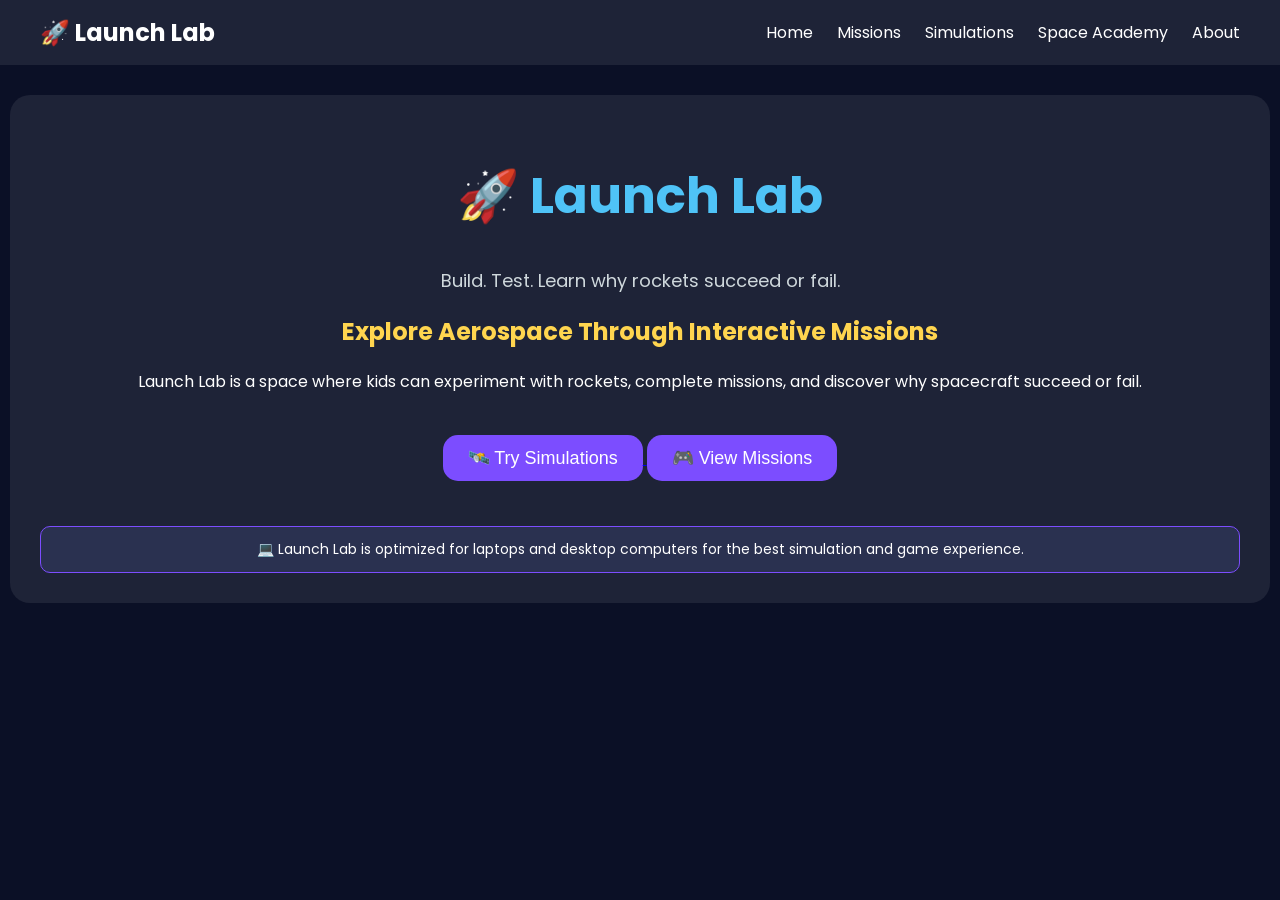
<file: index.html>
<!DOCTYPE html>
<html>
<head>
  <title>Launch Lab</title>
  <link rel="icon" type="image/png" href="launchlab-logo.svg">
  <link rel="stylesheet" href="style.css">
  <link href="https://fonts.googleapis.com/css2?family=Poppins:wght@400;600;700&display=swap" rel="stylesheet">
</head>
<body>

<nav class="navbar">
  <div class="logo">🚀 Launch Lab</div>
  <div class="menu">
    <a href="index.html">Home</a>
    <a href="missions.html">Missions</a>
    <a href="simulations.html">Simulations</a>
    <a href="academy.html">Space Academy</a>
    <a href="about.html">About</a>
  </div>
</nav>

<div class="card">
  <h1>🚀 Launch Lab</h1>
  <p class="tagline">Build. Test. Learn why rockets succeed or fail.</p>

  <h2>Explore Aerospace Through Interactive Missions</h2>

  <p>
    Launch Lab is a space where kids can experiment with rockets,
    complete missions, and discover why spacecraft succeed or fail.
  </p>

  <br>

  <a href="simulations.html">
    <button>🛰️ Try Simulations</button>
  </a>

  <a href="missions.html">
    <button>🎮 View Missions</button>
  </a>

 <br><br>

 <div class="device-warning">
    💻 Launch Lab is optimized for laptops and desktop computers for the best simulation and game experience.
  </div>

</div>

</body>
</html>
</file>
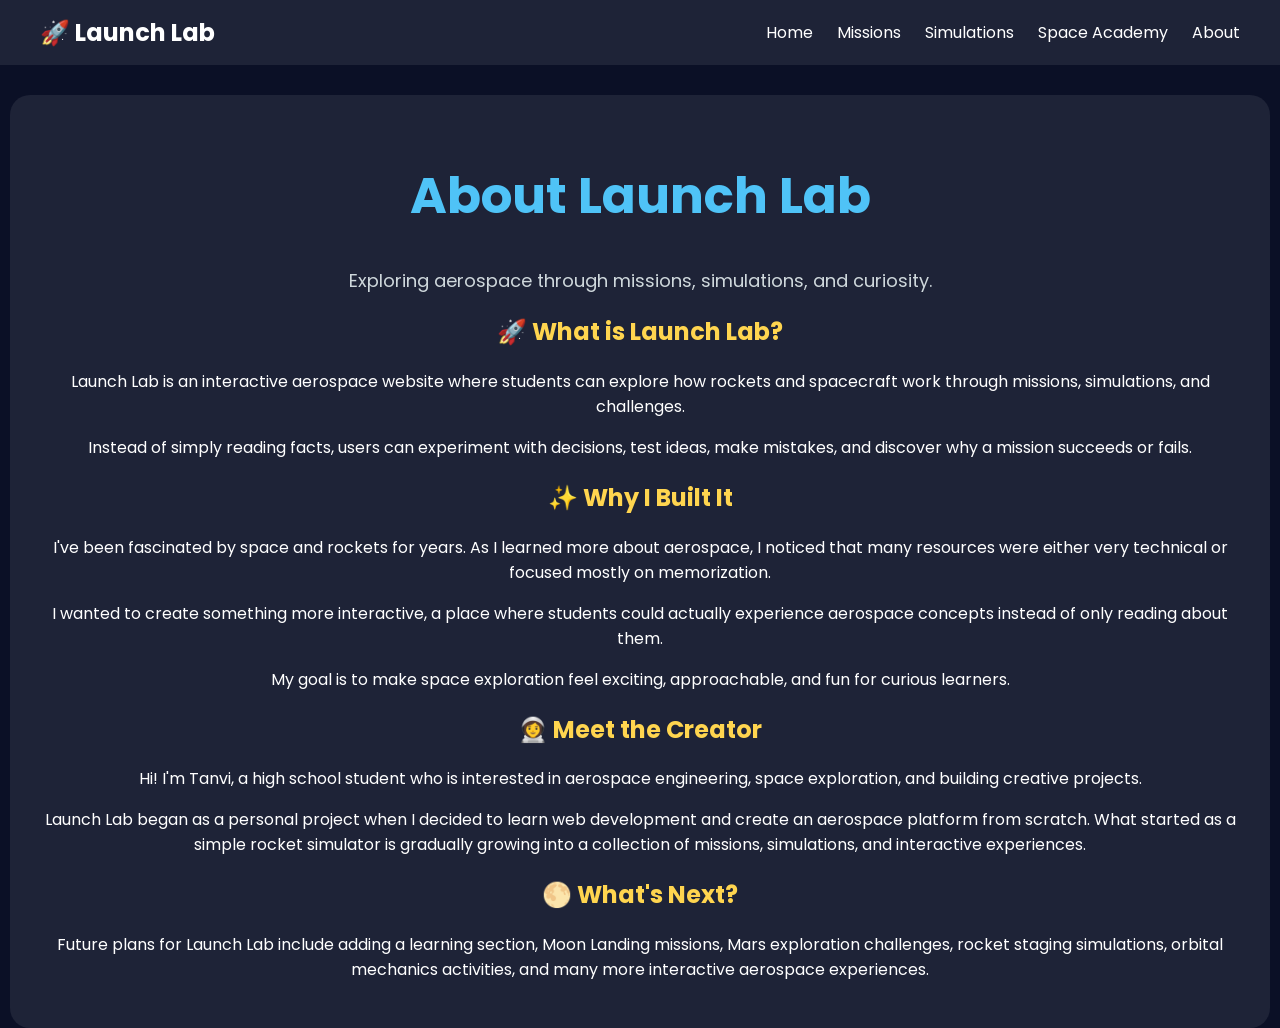
<file: about.html>
<!DOCTYPE html>
<html>
<head>
  <title>About - Launch Lab</title>
  <link rel="icon" type="image/svg+xml" href="launchlab-logo.svg">
  <link rel="stylesheet" href="style.css">
  <link href="https://fonts.googleapis.com/css2?family=Poppins:wght@400;600;700&display=swap" rel="stylesheet">
</head>
<body>

<nav class="navbar">
  <div class="logo">🚀 Launch Lab</div>

  <div class="menu">
    <a href="index.html">Home</a>
    <a href="missions.html">Missions</a>
    <a href="simulations.html">Simulations</a>
    <a href="academy.html">Space Academy</a>
    <a href="about.html">About</a>
  </div>
</nav>

<div class="card">

  <h1>About Launch Lab</h1>

  <p class="tagline">
    Exploring aerospace through missions, simulations, and curiosity.
  </p>

  <h2>🚀 What is Launch Lab?</h2>

  <p>
    Launch Lab is an interactive aerospace website where students can explore how rockets and spacecraft work through missions, simulations, and challenges.
  </p>

  <p>
    Instead of simply reading facts, users can experiment with decisions, test ideas, make mistakes, and discover why a mission succeeds or fails.
  </p>

  <h2>✨ Why I Built It</h2>

  <p>
    I've been fascinated by space and rockets for years. As I learned more about aerospace, I noticed that many resources were either very technical or focused mostly on memorization.
  </p>

  <p>
    I wanted to create something more interactive, a place where students could actually experience aerospace concepts instead of only reading about them.
  </p>

  <p>
    My goal is to make space exploration feel exciting, approachable, and fun for curious learners.
  </p>

  <h2>👩‍🚀 Meet the Creator</h2>

  <p>
    Hi! I'm Tanvi, a high school student who is interested in aerospace engineering, space exploration, and building creative projects.
  </p>

  <p>
    Launch Lab began as a personal project when I decided to learn web development and create an aerospace platform from scratch. What started as a simple rocket simulator is gradually growing into a collection of missions, simulations, and interactive experiences.
  </p>

  <h2>🌕 What's Next?</h2>

  <p>
    Future plans for Launch Lab include adding a learning section, Moon Landing missions, Mars exploration challenges, rocket staging simulations, orbital mechanics activities, and many more interactive aerospace experiences.
  </p>

</div>

</body>
</html>
</file>
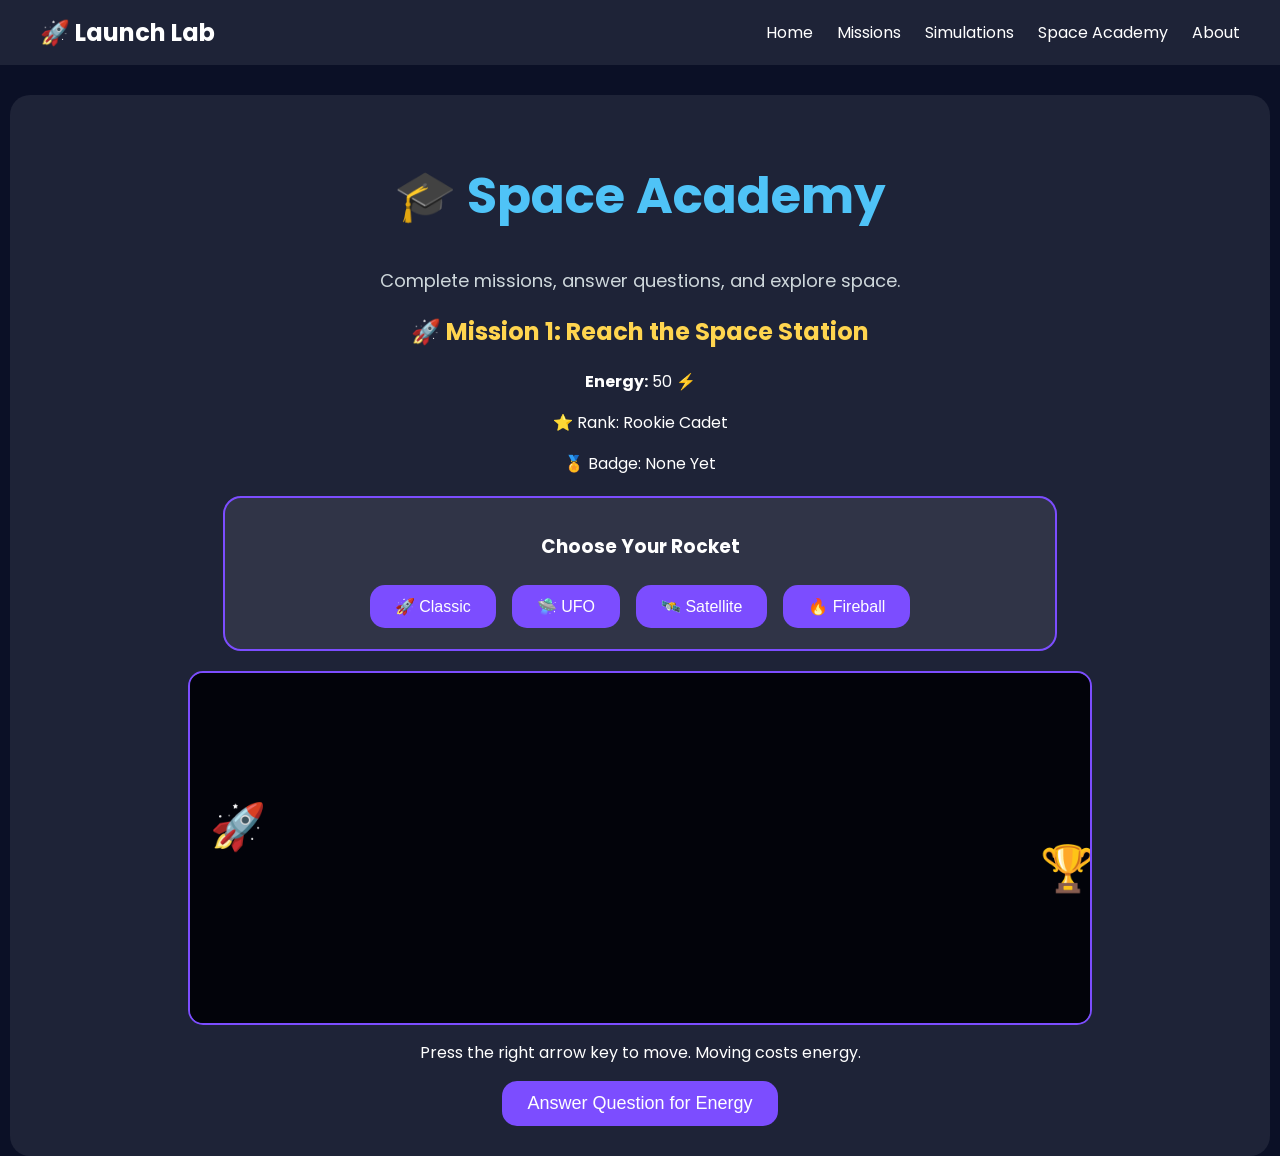
<file: academy.html>
<!DOCTYPE html>
<html>
<head>
  <title>Space Academy - Launch Lab</title>
  <link rel="icon" type="image/svg+xml" href="launchlab-logo.svg">
  <link rel="stylesheet" href="style.css">
  <link href="https://fonts.googleapis.com/css2?family=Poppins:wght@400;600;700&display=swap" rel="stylesheet">
</head>
<body>

<nav class="navbar">
  <div class="logo">🚀 Launch Lab</div>

  <div class="menu">
    <a href="index.html">Home</a>
    <a href="missions.html">Missions</a>
    <a href="simulations.html">Simulations</a>
    <a href="academy.html">Space Academy</a>
    <a href="about.html">About</a>
  </div>
</nav>

<div class="card">

  <h1>🎓 Space Academy</h1>

  <p class="tagline">
    Complete missions, answer questions, and explore space.
  </p>

  <h2>🚀 Mission 1: Reach the Space Station</h2>

<p id="energy"><b>Energy:</b> 50 ⚡</p>
  
  <p id="rank">⭐ Rank: Rookie Cadet</p>
<p id="badge">🏅 Badge: None Yet</p>

<div class="skin-selector">
  <h3>Choose Your Rocket</h3>

  <button onclick="changeRocket('🚀')">🚀 Classic</button>
  <button onclick="changeRocket('🛸')">🛸 UFO</button>
  <button onclick="changeRocket('🛰️')">🛰️ Satellite</button>
  <button onclick="changeRocket('🔥')">🔥 Fireball</button>
</div>
  
<div id="game-area">
    <div id="game-map">

  <div id="academy-rocket">🚀</div>

  <div class="mission2-obstacle" id="obstacle1">☄️</div>
  <div class="mission2-obstacle" id="obstacle2">🪨</div>
  <div class="mission2-obstacle" id="obstacle3">☄️</div>
  <div class="mission2-obstacle" id="obstacle4">⚠️</div>
  <div class="mission2-obstacle" id="obstacle5">☄️</div>
  
  <div class="space-wall" id="wall1"></div>

  <div id="wall2"></div>

  <div id="station">🏆</div>
</div>
  </div>

<p id="academy-message">
  Press the right arrow key to move. Moving costs energy.
</p>

<button id="question-button" onclick="loadQuestion()">
  Answer Question for Energy
</button>

<div id="question-box" style="display:none;">
  <h3 id="question-text"></h3>

  <button onclick="answerQuestion('A')" id="choiceA"></button>
  <button onclick="answerQuestion('B')" id="choiceB"></button>
  <button onclick="answerQuestion('C')" id="choiceC"></button>
</div>

<button id="next-mission" style="display:none;">
  🚀 Next Mission
</button>

<div id="mission2-section" style="display:none;">

  <h2>☄️ Mission 2: Obstacle Course to Orbit</h2>

  <p id="mission2-energy"><b>Energy:</b> 100 ⚡</p>

  <div id="mission2Game">
  <div id="rocket2">🚀</div>
  <div id="orbitZone">ORBIT</div>
</div>

  <p id="mission2-message">
    Use the arrow keys to dodge obstacles and reach orbit.
  </p>

</div>

</div>

<script src="academy.js"></script>

</body>
</html>
</file>
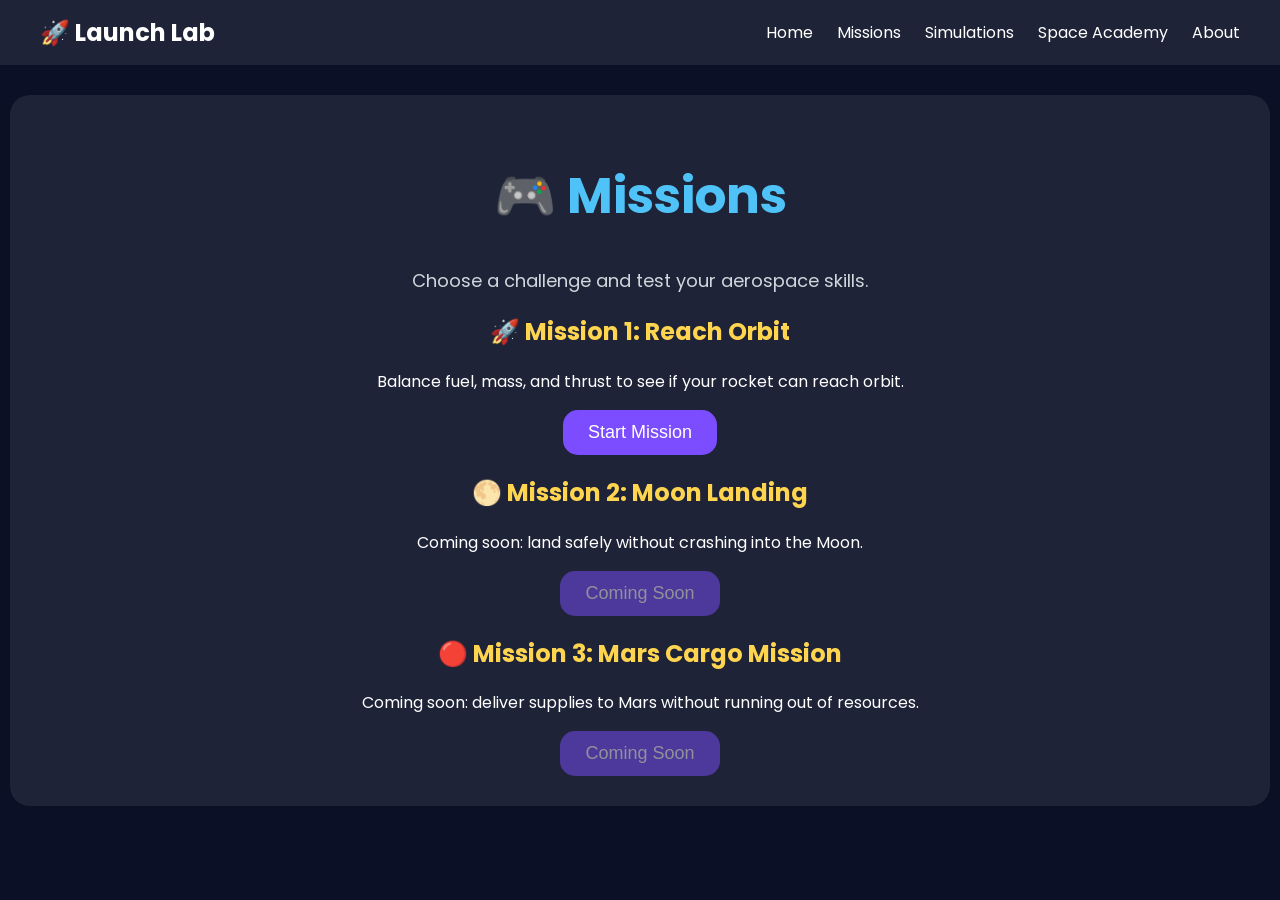
<file: missions.html>
<!DOCTYPE html>
<html>
<head>
  <title>Missions - Launch Lab</title>
  <link rel="icon" type="image/svg+xml" href="launchlab-logo.svg">
  <link rel="stylesheet" href="style.css">
  <link href="https://fonts.googleapis.com/css2?family=Poppins:wght@400;600;700&display=swap" rel="stylesheet">
</head>
<body>

<nav class="navbar">
  <div class="logo">🚀 Launch Lab</div>
  <div class="menu">
    <a href="index.html">Home</a>
    <a href="missions.html">Missions</a>
    <a href="simulations.html">Simulations</a>
    <a href="academy.html">Space Academy</a>
    <a href="about.html">About</a>
  </div>
</nav>

<div class="card">
  <h1>🎮 Missions</h1>
  <p class="tagline">Choose a challenge and test your aerospace skills.</p>

  <div class="mission-card">
    <h2>🚀 Mission 1: Reach Orbit</h2>
    <p>Balance fuel, mass, and thrust to see if your rocket can reach orbit.</p>
    <a href="simulations.html">
      <button>Start Mission</button>
    </a>
  </div>

  <div class="mission-card">
    <h2>🌕 Mission 2: Moon Landing</h2>
    <p>Coming soon: land safely without crashing into the Moon.</p>
    <button disabled>Coming Soon</button>
  </div>

  <div class="mission-card">
    <h2>🔴 Mission 3: Mars Cargo Mission</h2>
    <p>Coming soon: deliver supplies to Mars without running out of resources.</p>
    <button disabled>Coming Soon</button>
  </div>
</div>

</body>
</html>
</file>
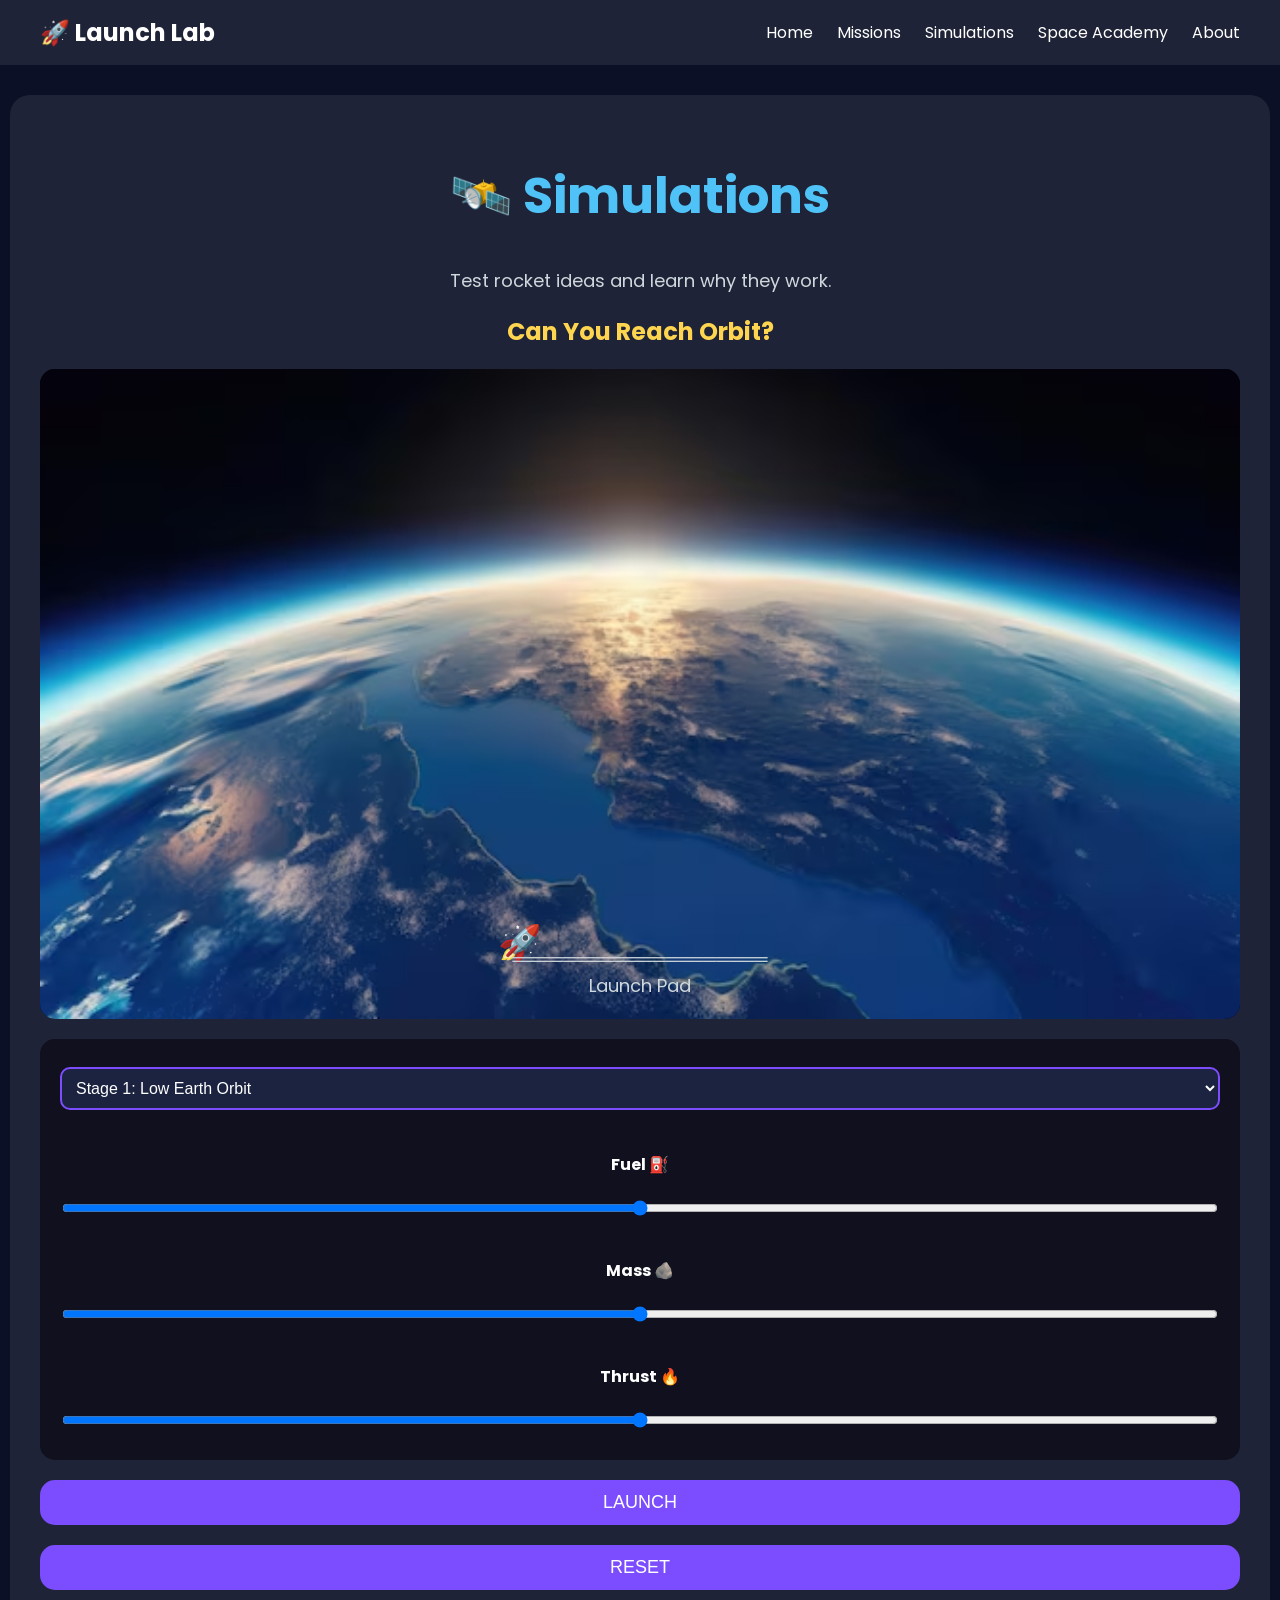
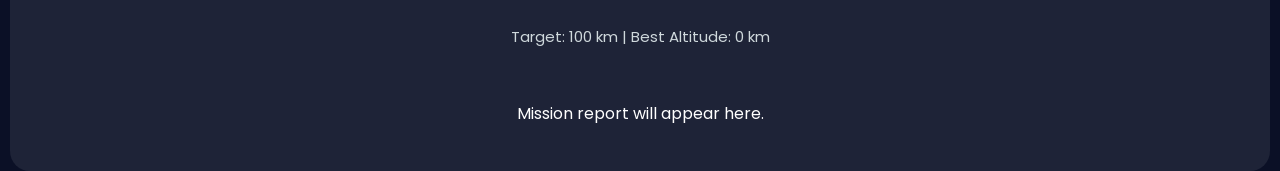
<file: simulations.html>
<!DOCTYPE html>
<html>
<head>
  <title>Simulations - Launch Lab</title>
  <link rel="icon" type="image/svg+xml" href="launchlab-logo.svg">
  <link rel="stylesheet" href="style.css">
  <link href="https://fonts.googleapis.com/css2?family=Poppins:wght@400;600;700&display=swap" rel="stylesheet">
</head>
<body>

<nav class="navbar">
  <div class="logo">🚀 Launch Lab</div>
  <div class="menu">
    <a href="index.html">Home</a>
    <a href="missions.html">Missions</a>
    <a href="simulations.html">Simulations</a>
    <a href="academy.html">Space Academy</a>
    <a href="about.html">About</a>
  </div>
</nav>

<div class="card">

  <h1>🛰️ Simulations</h1>
  <p class="tagline">
    Test rocket ideas and learn why they work.
  </p>

<h2>Can You Reach Orbit?</h2>

  <div class="simulation-container">

    <!-- LEFT SIDE -->
    <div class="simulation-area">

<img src="earth.png" id="earth">

      <div id="launch-area">
        <div id="rocket">🚀</div>
        <div id="flame">🔥</div>
      </div>

      <div id="launchpad">
        ════════════════════
        <br>
        Launch Pad
      </div>

<div id="earth"></div>

    </div>

    <!-- RIGHT SIDE -->
    <div class="control-panel">

            <select id="level">
        <option value="100">Stage 1: Low Earth Orbit</option>
        <option value="150" disabled>
          🔒 Stage 2: Stable Orbit
        </option>
        <option value="200" disabled>
          🔒 Stage 3: Satellite Deployment
        </option>
      </select>

      <label class="tooltip">
  Fuel ⛽
  <span class="tooltip-text">
    Fuel powers the rocket. More fuel helps the rocket travel farther and reach higher altitudes.
  </span>
</label>
<input type="range" id="fuel" min="0" max="100" value="50">

<label class="tooltip">
  Mass 🪨
  <span class="tooltip-text">
    Mass is how heavy the rocket is. Heavier rockets need more power to lift off.
  </span>
</label>
<input type="range" id="mass" min="0" max="100" value="50">

<label class="tooltip">
  Thrust 🔥
  <span class="tooltip-text">
    Thrust is the force produced by the rocket's engines. More thrust helps push the rocket upward.
  </span>
</label>
<input type="range" id="thrust" min="0" max="100" value="50">

<div id="stage2-controls" style="display:none;">

  <label class="tooltip">
    Drag 🌬️
    <span class="tooltip-text">
      Drag is air resistance. High drag slows the rocket down and reduces its altitude.
    </span>
  </label>
  <input type="range" id="drag" min="0" max="100" value="60">

  <label class="tooltip">
    Stability ⚖️
    <span class="tooltip-text">
      Stability measures how well the rocket stays balanced and under control during flight.
    </span>
  </label>
  <input type="range" id="stability" min="0" max="100" value="40">

</div>

</div>

      <button onclick="launchRocket()">
        LAUNCH
      </button>

      <button onclick="resetRocket()">
        RESET
      </button>

      <p id="score">
        Target: 100 km | Best Altitude: 0 km
      </p>

      <p id="result">
        Mission report will appear here.
      </p>

    </div>

  </div>

</div>

<script src="script.js"></script>

</body>
</html>
</file>
<file: style.css>
body {
  background-color: #0b1026;
  color: white;
  font-family: 'Poppins', sans-serif;  text-align: center;
  margin: 0;
  padding: 0;
}

.navbar {
  display: flex;
  justify-content: space-between;
  align-items: center;
  padding: 15px 40px;
  background: rgba(255,255,255,0.08);
  margin-bottom: 30px;
}

.logo {
  font-size: 24px;
  font-weight: bold;
}

.menu a {
  color: white;
  text-decoration: none;
  margin-left: 20px;
}

.menu a:hover {
  color: #4fc3f7;
}

.card {
  background: rgba(255, 255, 255, 0.08);
  max-width: 1200px;
  margin: auto;
  padding: 30px;
  border-radius: 20px;
}

h1 {
  color: #4fc3f7;
  font-size: 50px;
}

h2 {
  color: #ffd54f;
}

.tagline {
  color: #cfd8dc;
  font-size: 18px;
}

.simulation-container {
  display: flex;
  flex-direction: column;
  gap: 20px;
  margin-top: 20px;
}

.control-panel {
  display: flex;
  flex-wrap: wrap;
  justify-content: center;
  gap: 15px;
  text-align: center;
}

.control-panel input,
.control-panel select,
.control-panel button {
  width: 180px;
}

.simulation-area {
  height: 650px;
  min-height: 650px;
  border-radius: 15px;
  overflow: hidden;
  position: relative;
  background: #02030a;
}

.control-panel {
  background: rgba(15, 15, 30, 0.95);
  padding: 20px;
  border-radius: 15px;
  color: white;
  text-align: left;
}

.control-panel label {
  display: block;
  margin-top: 15px;
  font-weight: bold;
}

.control-panel input,
.control-panel select,
.control-panel button {
  width: 100%;
  margin-top: 8px;
  margin-bottom: 12px;
  box-sizing: border-box;
}

select {
  background-color: #1b2340;
  color: white;
  border: 2px solid #7c4dff;
  border-radius: 10px;
  padding: 10px;
  font-size: 16px;
}

select:hover {
  border-color: #9575ff;
}

select:focus {
  outline: none;
  box-shadow: 0 0 12px rgba(124, 77, 255, 0.5);
}

input[type="range"] {
  width: 100%;
}

button {
  background: #7c4dff;
  border: none;
  padding: 12px 25px;
  font-size: 18px;
  border-radius: 15px;
  cursor: pointer;
  color: white;
}

button:hover {
  background: #9575ff;
}

button:disabled {
  opacity: 0.5;
  cursor: not-allowed;
}

#launch-area {
  position: relative;
  height: 560px;
}

#rocket {
  font-size: 35px;
  position: absolute;
  left: 40%;
  bottom: -40px;
  transform: translateX(-50%) scale(1);
  transition: transform 3s linear;
  pointer-events: none;
  z-index: 5;
}

#flame {
  font-size: 20px;
  position: absolute;
  left: 50%;
  bottom: 115px;
  transform: translateX(-50%);
  pointer-events: none;
  display: none;
  z-index: 4;
}

#launchpad {
  position: absolute;
  bottom: 20px;
  width: 100%;
  text-align: center;
  font-size: 18px;
  color: #cfd8dc;
  pointer-events: none;
  z-index: 6;
}

#score {
  font-size: 15px;
  color: #cfd8dc;
}

#result {
  margin-top: 20px;
  font-size: 16px;
  line-height: 1.4;
  max-height: none;
  overflow: visible;
}

#stage2-controls {
  width: 100%;
}

#game-area {
  position: relative;
  height: 350px;
  background: #02030a;
  border: 2px solid #7c4dff;
  border-radius: 15px;
  overflow-x: auto;
  overflow-y: visible;
  margin: 20px auto 0 auto;
  width: 90%;
  max-width: 900px;
}

#game-map {
  position: relative;
  width: 950px;
  height: 350px;
}

#academy-rocket {
  position: absolute;
  left: 20px;
  bottom: 140px;
  font-size: 45px;
}

#station {
  position: absolute;
  left: 850px;
  bottom: 120px;
  font-size: 45px;
}

#academy-message {
  margin-top: 15px;
}

#stage2-controls {
  width: 100%;
  margin-top: 10px;
  padding-top: 10px;
}

#stage2-controls label {
 color: #c77dff;
  font-weight: bold;
}

#stage2-controls input[type="range"] {
  accent-color: #c77dff;
}

#stage2-controls label {
  display: block;
  text-align: center;
}

#earth {
  position: absolute;
  bottom: 0;
  left: 0;
  width: 100%;
  pointer-events: none;
  z-index: 1;
}

#result {
  max-height: 180px;
  overflow: visible;
  margin-top: 20px;
  font-size: 16px;
  line-height: 1.4;
}

.tooltip {
  position: relative;
  cursor: help;
}

.tooltip-text {
  display: none;
  position: absolute;
  left: 0;
  bottom: 125%;

  width: 250px;
  padding: 10px;

  background: #11182f;
  color: white;

  border: 2px solid #7c4dff;
  border-radius: 12px;

  font-size: 13px;
  line-height: 1.4;

  z-index: 999;
}

.tooltip:hover .tooltip-text {
  display: block;
}

#question-box {
  background: rgba(255, 255, 255, 0.08);
  border: 2px solid #7c4dff;
  border-radius: 15px;
  padding: 20px;
  margin-top: 20px;
}

#question-box button {
  display: block;
  width: 100%;
  margin: 10px 0;
}

/* Mission 2 */

#mission2-section {
  margin-top: 40px;
}

#mission2Game {
  width: 900px;
  height: 500px;
  border: 3px solid white;
  border-radius: 15px;
  position: relative;
  overflow: hidden;

  background: linear-gradient(
    to top,
    #4da6ff 0%,
    #1e3a8a 50%,
    #020617 100%
  );

  margin: 20px auto;
}

#rocket2 {
  position: absolute;
  left: 30px;
  bottom: 30px;
  font-size: 40px;
}

#orbitZone {
  position: absolute;
  top: 30px;
  right: 30px;

  width: 120px;
  height: 80px;

  border: 3px dashed yellow;
  border-radius: 10px;

  color: yellow;
  font-weight: bold;

  display: flex;
  justify-content: center;
  align-items: center;
}

.mission2-obstacle {
  display: none;
  position: absolute;
  font-size: 40px;
}

#obstacle1 {
  left: 180px;
  top: 90px;
}

#obstacle2 {
  left: 260px;
  top: 230px;
}

#obstacle3 {
  left: 400px;
  top: 90px;
}

#obstacle4 {
  left: 540px;
  top: 230px;
}

#obstacle5 {
  left: 680px;
  top: 90px;
}

.space-wall {
  display: none;
  position: absolute;
  background: white;
  border-radius: 10px;
}

#wall1 {
  left: 350px;
  top: 20px;
  width: 25px;
  height: 180px;
}

#wall2 {
  display: none;
  position: absolute;
  left: 780px;
  top: 120px;
  width: 30px;
  height: 225px;
  background: white;
  border-radius: 15px;
}

#trophy {
  position: absolute;
  left: 840px;
  top: 180px;
  font-size: 45px;
}

.device-warning {
  background: #2a3150;
  color: white;
  border: 1px solid #7c4dff;
  padding: 12px;
  border-radius: 10px;
  margin-top: 20px;
  text-align: center;
  font-size: 14px;
}

.skin-selector {
  background: rgba(255, 255, 255, 0.08);
  border: 2px solid #7c4dff;
  border-radius: 18px;
  padding: 15px;
  margin: 20px auto;
  max-width: 800px;
}

.skin-selector button {
  margin: 6px;
  font-size: 16px;
}
</file>
